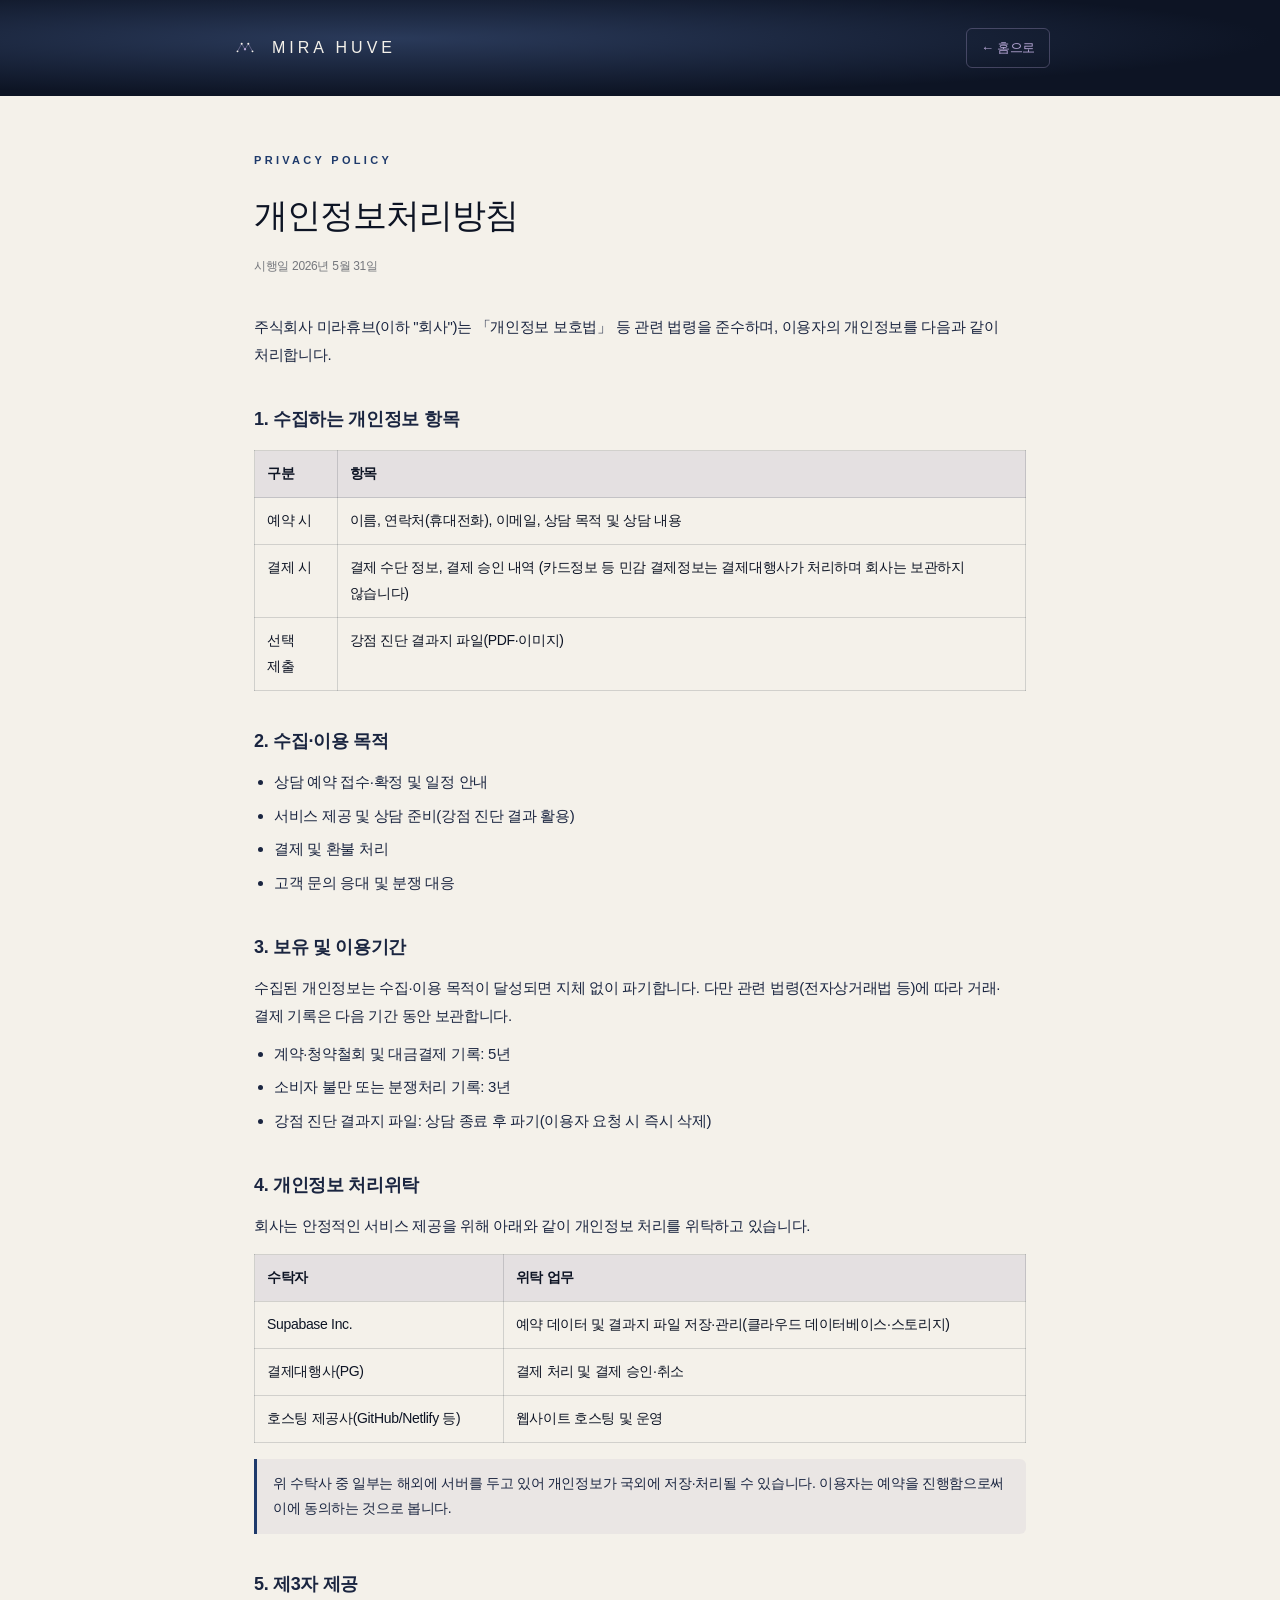
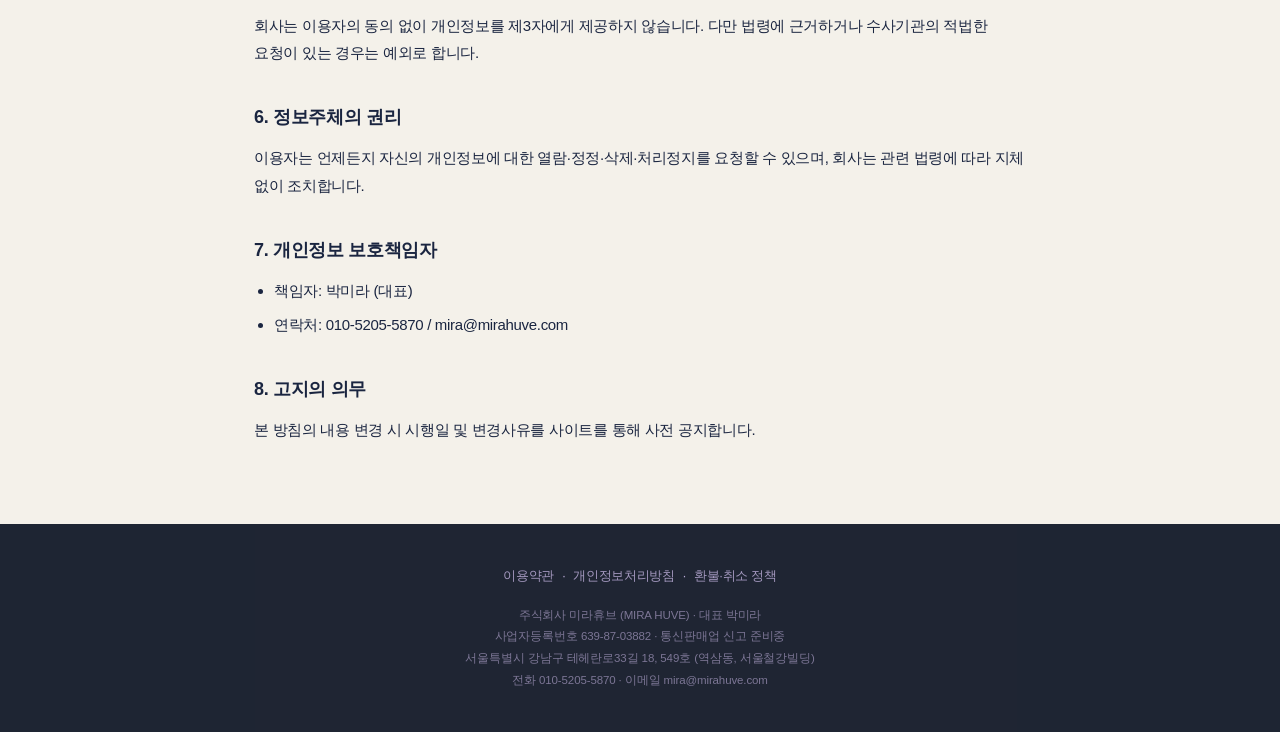
<file: privacy.html>
<!DOCTYPE html><html lang="ko"><head><meta charset="UTF-8">
<meta name="viewport" content="width=device-width, initial-scale=1.0">
<title>개인정보처리방침 · MIRA HUVE</title><style>
:root{--ink:#0d1424;--deep:#1a2540;--paper:#f4f1ea;--gold:#74639D;--gold-light:#B7A7D6;--key-blue:#1e3a6b;--rust:#5a4d7a;--font:"Malgun Gothic","맑은 고딕","Apple SD Gothic Neo",sans-serif;}
*{margin:0;padding:0;box-sizing:border-box;}
body{font-family:var(--font);background:var(--paper);color:var(--ink);line-height:1.85;letter-spacing:-0.02em;word-break:keep-all;-webkit-font-smoothing:antialiased;}
a{color:inherit;}
.lhead{background:radial-gradient(ellipse at 30% 40%,#2a3a5a 0%,#0d1424 70%);color:var(--paper);padding:28px 24px;}
.lhead-in{max-width:820px;margin:0 auto;display:flex;align-items:center;gap:12px;}
.lhead svg{flex:none;}
.lhead .nm{font-weight:300;letter-spacing:4px;font-size:16px;}
.lhead a.home{margin-left:auto;font-size:13px;color:var(--gold-light);text-decoration:none;border:1px solid rgba(183,167,214,.3);border-radius:6px;padding:7px 14px;}
.lhead a.home:hover{border-color:var(--gold-light);}
.wrap{max-width:820px;margin:0 auto;padding:54px 24px 80px;}
.eyebrow{font-size:11px;letter-spacing:.3em;text-transform:uppercase;color:var(--key-blue);font-weight:600;}
h1{font-weight:300;font-size:34px;letter-spacing:-.03em;margin:14px 0 8px;}
.updated{font-size:12px;opacity:.55;margin-bottom:36px;}
h2{font-size:18px;font-weight:700;margin:34px 0 10px;color:var(--deep);}
p,li{font-size:15px;color:var(--deep);}
ul,ol{margin:10px 0 10px 20px;}
li{margin-bottom:6px;}
.tbl{width:100%;border-collapse:collapse;margin:14px 0;font-size:14px;}
.tbl th,.tbl td{border:1px solid rgba(13,20,36,.15);padding:10px 12px;text-align:left;vertical-align:top;}
.tbl th{background:rgba(116,99,157,.12);font-weight:600;}
.note{background:rgba(116,99,157,.08);border-left:3px solid var(--key-blue);border-radius:0 6px 6px 0;padding:12px 16px;font-size:14px;margin:16px 0;}
.lfoot{background:#0d1424;color:var(--gold-light);text-align:center;padding:40px 24px;font-size:12.5px;line-height:1.9;opacity:.92;}
.lfoot .links{margin-bottom:16px;}
.lfoot .links a{color:var(--gold-light);text-decoration:none;margin:0 8px;font-size:13px;opacity:.85;}
.lfoot .links a:hover{opacity:1;}
.lfoot .biz{opacity:.6;font-size:11.5px;letter-spacing:-.01em;}
</style></head><body>
<header class="lhead"><div class="lhead-in"><svg width="30" height="30" viewBox="0 0 360 360" aria-hidden="true">
<g stroke="rgba(183,167,214,0.8)" stroke-width="6" fill="none" stroke-linecap="round">
<line x1="90" y1="220" x2="140" y2="130"/><line x1="140" y1="130" x2="180" y2="195"/>
<line x1="180" y1="195" x2="220" y2="130"/><line x1="220" y1="130" x2="270" y2="220"/></g>
<g fill="#f4f1ea"><circle cx="90" cy="220" r="11"/><circle cx="140" cy="130" r="12"/>
<circle cx="220" cy="130" r="12"/><circle cx="270" cy="220" r="11"/></g>
<circle cx="180" cy="195" r="14" fill="#B7A7D6"/></svg><span class="nm">MIRA HUVE</span>
<a class="home" href="index.html">← 홈으로</a></div></header>
<main class="wrap"><div class="eyebrow">PRIVACY POLICY</div><h1>개인정보처리방침</h1>
<div class="updated">시행일 2026년 5월 31일</div>

<p>주식회사 미라휴브(이하 "회사")는 「개인정보 보호법」 등 관련 법령을 준수하며, 이용자의 개인정보를 다음과 같이 처리합니다.</p>
<h2>1. 수집하는 개인정보 항목</h2>
<table class="tbl"><tr><th>구분</th><th>항목</th></tr>
<tr><td>예약 시</td><td>이름, 연락처(휴대전화), 이메일, 상담 목적 및 상담 내용</td></tr>
<tr><td>결제 시</td><td>결제 수단 정보, 결제 승인 내역 (카드정보 등 민감 결제정보는 결제대행사가 처리하며 회사는 보관하지 않습니다)</td></tr>
<tr><td>선택 제출</td><td>강점 진단 결과지 파일(PDF·이미지)</td></tr>
</table>
<h2>2. 수집·이용 목적</h2>
<ul><li>상담 예약 접수·확정 및 일정 안내</li><li>서비스 제공 및 상담 준비(강점 진단 결과 활용)</li><li>결제 및 환불 처리</li><li>고객 문의 응대 및 분쟁 대응</li></ul>
<h2>3. 보유 및 이용기간</h2>
<p>수집된 개인정보는 수집·이용 목적이 달성되면 지체 없이 파기합니다. 다만 관련 법령(전자상거래법 등)에 따라 거래·결제 기록은 다음 기간 동안 보관합니다.</p>
<ul><li>계약·청약철회 및 대금결제 기록: 5년</li><li>소비자 불만 또는 분쟁처리 기록: 3년</li><li>강점 진단 결과지 파일: 상담 종료 후 파기(이용자 요청 시 즉시 삭제)</li></ul>
<h2>4. 개인정보 처리위탁</h2>
<p>회사는 안정적인 서비스 제공을 위해 아래와 같이 개인정보 처리를 위탁하고 있습니다.</p>
<table class="tbl"><tr><th>수탁자</th><th>위탁 업무</th></tr>
<tr><td>Supabase Inc.</td><td>예약 데이터 및 결과지 파일 저장·관리(클라우드 데이터베이스·스토리지)</td></tr>
<tr><td>결제대행사(PG)</td><td>결제 처리 및 결제 승인·취소</td></tr>
<tr><td>호스팅 제공사(GitHub/Netlify 등)</td><td>웹사이트 호스팅 및 운영</td></tr></table>
<p class="note">위 수탁사 중 일부는 해외에 서버를 두고 있어 개인정보가 국외에 저장·처리될 수 있습니다. 이용자는 예약을 진행함으로써 이에 동의하는 것으로 봅니다.</p>
<h2>5. 제3자 제공</h2>
<p>회사는 이용자의 동의 없이 개인정보를 제3자에게 제공하지 않습니다. 다만 법령에 근거하거나 수사기관의 적법한 요청이 있는 경우는 예외로 합니다.</p>
<h2>6. 정보주체의 권리</h2>
<p>이용자는 언제든지 자신의 개인정보에 대한 열람·정정·삭제·처리정지를 요청할 수 있으며, 회사는 관련 법령에 따라 지체 없이 조치합니다.</p>
<h2>7. 개인정보 보호책임자</h2>
<ul><li>책임자: 박미라 (대표)</li><li>연락처: 010-5205-5870 / mira@mirahuve.com</li></ul>
<h2>8. 고지의 의무</h2>
<p>본 방침의 내용 변경 시 시행일 및 변경사유를 사이트를 통해 사전 공지합니다.</p>
</main>
<footer class="lfoot"><div class="links">
<a href="terms.html">이용약관</a>·<a href="privacy.html">개인정보처리방침</a>·<a href="refund.html">환불·취소 정책</a>
</div><div class="biz">주식회사 미라휴브 (MIRA HUVE) · 대표 박미라<br>
사업자등록번호 639-87-03882 · 통신판매업 신고 준비중<br>
서울특별시 강남구 테헤란로33길 18, 549호 (역삼동, 서울철강빌딩)<br>
전화 010-5205-5870 · 이메일 mira@mirahuve.com</div></footer>
</body></html>
</file>
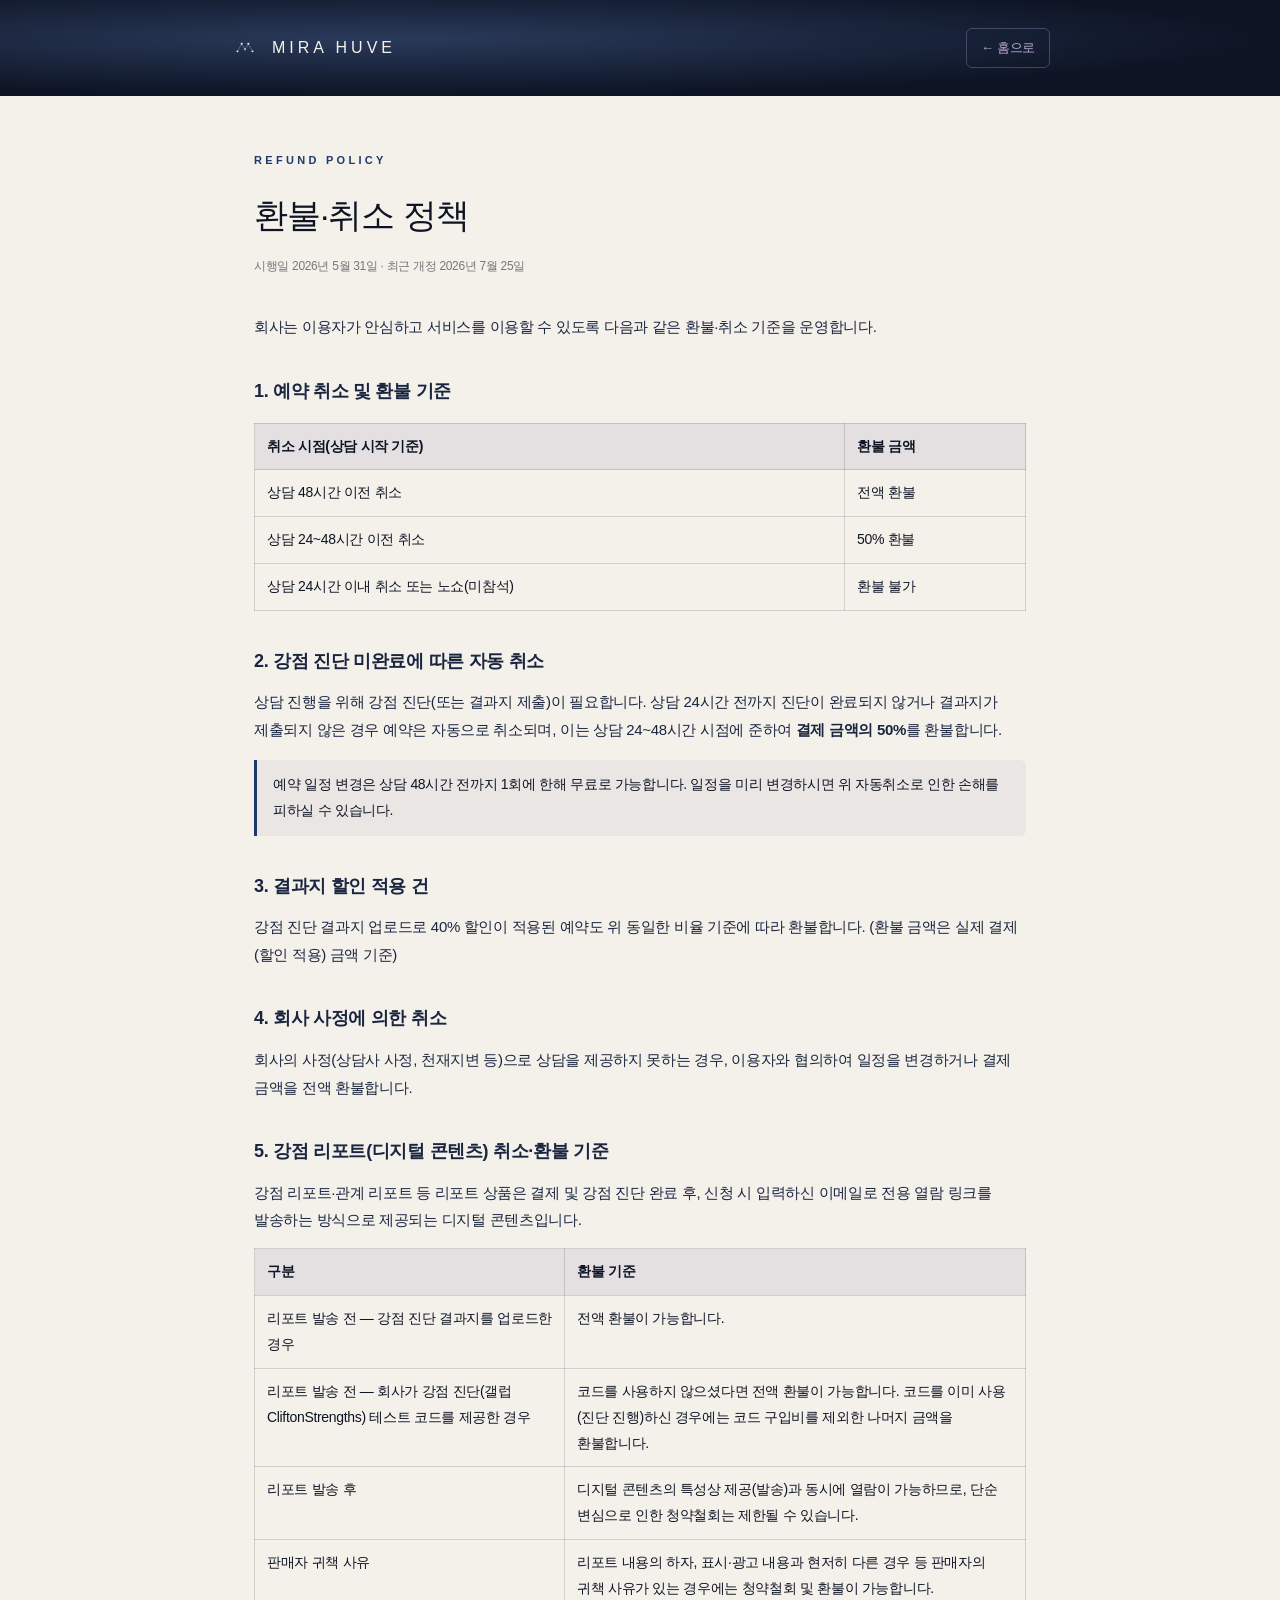
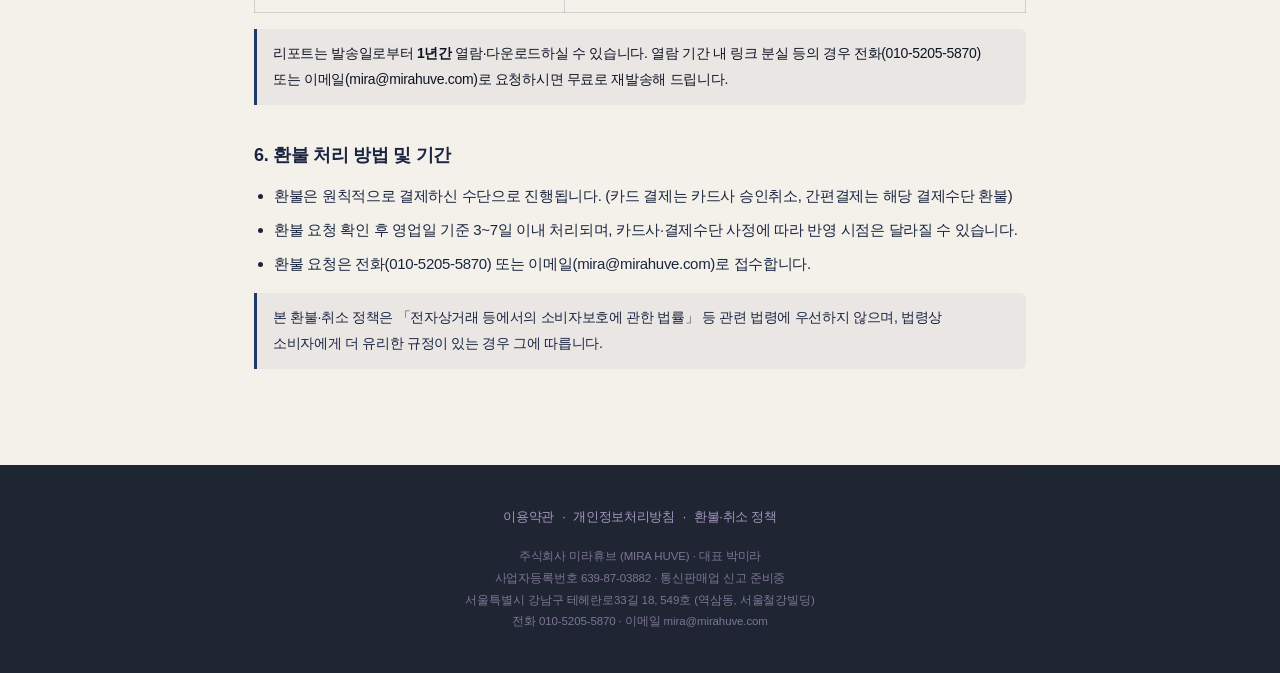
<file: refund.html>
<!DOCTYPE html><html lang="ko"><head><meta charset="UTF-8">
<meta name="viewport" content="width=device-width, initial-scale=1.0">
<title>환불·취소 정책 · MIRA HUVE</title><style>
:root{--ink:#0d1424;--deep:#1a2540;--paper:#f4f1ea;--gold:#74639D;--gold-light:#B7A7D6;--key-blue:#1e3a6b;--rust:#5a4d7a;--font:"Malgun Gothic","맑은 고딕","Apple SD Gothic Neo",sans-serif;}
*{margin:0;padding:0;box-sizing:border-box;}
body{font-family:var(--font);background:var(--paper);color:var(--ink);line-height:1.85;letter-spacing:-0.02em;word-break:keep-all;-webkit-font-smoothing:antialiased;}
a{color:inherit;}
.lhead{background:radial-gradient(ellipse at 30% 40%,#2a3a5a 0%,#0d1424 70%);color:var(--paper);padding:28px 24px;}
.lhead-in{max-width:820px;margin:0 auto;display:flex;align-items:center;gap:12px;}
.lhead svg{flex:none;}
.lhead .nm{font-weight:300;letter-spacing:4px;font-size:16px;}
.lhead a.home{margin-left:auto;font-size:13px;color:var(--gold-light);text-decoration:none;border:1px solid rgba(183,167,214,.3);border-radius:6px;padding:7px 14px;}
.lhead a.home:hover{border-color:var(--gold-light);}
.wrap{max-width:820px;margin:0 auto;padding:54px 24px 80px;}
.eyebrow{font-size:11px;letter-spacing:.3em;text-transform:uppercase;color:var(--key-blue);font-weight:600;}
h1{font-weight:300;font-size:34px;letter-spacing:-.03em;margin:14px 0 8px;}
.updated{font-size:12px;opacity:.55;margin-bottom:36px;}
h2{font-size:18px;font-weight:700;margin:34px 0 10px;color:var(--deep);}
p,li{font-size:15px;color:var(--deep);}
ul,ol{margin:10px 0 10px 20px;}
li{margin-bottom:6px;}
.tbl{width:100%;border-collapse:collapse;margin:14px 0;font-size:14px;}
.tbl th,.tbl td{border:1px solid rgba(13,20,36,.15);padding:10px 12px;text-align:left;vertical-align:top;}
.tbl th{background:rgba(116,99,157,.12);font-weight:600;}
.note{background:rgba(116,99,157,.08);border-left:3px solid var(--key-blue);border-radius:0 6px 6px 0;padding:12px 16px;font-size:14px;margin:16px 0;}
.lfoot{background:#0d1424;color:var(--gold-light);text-align:center;padding:40px 24px;font-size:12.5px;line-height:1.9;opacity:.92;}
.lfoot .links{margin-bottom:16px;}
.lfoot .links a{color:var(--gold-light);text-decoration:none;margin:0 8px;font-size:13px;opacity:.85;}
.lfoot .links a:hover{opacity:1;}
.lfoot .biz{opacity:.6;font-size:11.5px;letter-spacing:-.01em;}
</style></head><body>
<header class="lhead"><div class="lhead-in"><svg width="30" height="30" viewBox="0 0 360 360" aria-hidden="true">
<g stroke="rgba(183,167,214,0.8)" stroke-width="6" fill="none" stroke-linecap="round">
<line x1="90" y1="220" x2="140" y2="130"/><line x1="140" y1="130" x2="180" y2="195"/>
<line x1="180" y1="195" x2="220" y2="130"/><line x1="220" y1="130" x2="270" y2="220"/></g>
<g fill="#f4f1ea"><circle cx="90" cy="220" r="11"/><circle cx="140" cy="130" r="12"/>
<circle cx="220" cy="130" r="12"/><circle cx="270" cy="220" r="11"/></g>
<circle cx="180" cy="195" r="14" fill="#B7A7D6"/></svg><span class="nm">MIRA HUVE</span>
<a class="home" href="index.html">← 홈으로</a></div></header>
<main class="wrap"><div class="eyebrow">REFUND POLICY</div><h1>환불·취소 정책</h1>
<div class="updated">시행일 2026년 5월 31일 · 최근 개정 2026년 7월 25일</div>

<p>회사는 이용자가 안심하고 서비스를 이용할 수 있도록 다음과 같은 환불·취소 기준을 운영합니다.</p>
<h2>1. 예약 취소 및 환불 기준</h2>
<table class="tbl"><tr><th>취소 시점(상담 시작 기준)</th><th>환불 금액</th></tr>
<tr><td>상담 48시간 이전 취소</td><td>전액 환불</td></tr>
<tr><td>상담 24~48시간 이전 취소</td><td>50% 환불</td></tr>
<tr><td>상담 24시간 이내 취소 또는 노쇼(미참석)</td><td>환불 불가</td></tr></table>
<h2>2. 강점 진단 미완료에 따른 자동 취소</h2>
<p>상담 진행을 위해 강점 진단(또는 결과지 제출)이 필요합니다. 상담 24시간 전까지 진단이 완료되지 않거나 결과지가 제출되지 않은 경우 예약은 자동으로 취소되며, 이는 상담 24~48시간 시점에 준하여 <strong>결제 금액의 50%</strong>를 환불합니다.</p>
<div class="note">예약 일정 변경은 상담 48시간 전까지 1회에 한해 무료로 가능합니다. 일정을 미리 변경하시면 위 자동취소로 인한 손해를 피하실 수 있습니다.</div>
<h2>3. 결과지 할인 적용 건</h2>
<p>강점 진단 결과지 업로드로 40% 할인이 적용된 예약도 위 동일한 비율 기준에 따라 환불합니다. (환불 금액은 실제 결제(할인 적용) 금액 기준)</p>
<h2>4. 회사 사정에 의한 취소</h2>
<p>회사의 사정(상담사 사정, 천재지변 등)으로 상담을 제공하지 못하는 경우, 이용자와 협의하여 일정을 변경하거나 결제 금액을 전액 환불합니다.</p>
<h2>5. 강점 리포트(디지털 콘텐츠) 취소·환불 기준</h2>
<p>강점 리포트·관계 리포트 등 리포트 상품은 결제 및 강점 진단 완료 후, 신청 시 입력하신 이메일로 전용 열람 링크를 발송하는 방식으로 제공되는 디지털 콘텐츠입니다.</p>
<table class="tbl"><tr><th>구분</th><th>환불 기준</th></tr>
<tr><td>리포트 발송 전 — 강점 진단 결과지를 업로드한 경우</td><td>전액 환불이 가능합니다.</td></tr>
<tr><td>리포트 발송 전 — 회사가 강점 진단(갤럽 CliftonStrengths) 테스트 코드를 제공한 경우</td><td>코드를 사용하지 않으셨다면 전액 환불이 가능합니다. 코드를 이미 사용(진단 진행)하신 경우에는 코드 구입비를 제외한 나머지 금액을 환불합니다.</td></tr>
<tr><td>리포트 발송 후</td><td>디지털 콘텐츠의 특성상 제공(발송)과 동시에 열람이 가능하므로, 단순 변심으로 인한 청약철회는 제한될 수 있습니다.</td></tr>
<tr><td>판매자 귀책 사유</td><td>리포트 내용의 하자, 표시·광고 내용과 현저히 다른 경우 등 판매자의 귀책 사유가 있는 경우에는 청약철회 및 환불이 가능합니다.</td></tr></table>
<div class="note">리포트는 발송일로부터 <strong>1년간</strong> 열람·다운로드하실 수 있습니다. 열람 기간 내 링크 분실 등의 경우 전화(010-5205-5870) 또는 이메일(mira@mirahuve.com)로 요청하시면 무료로 재발송해 드립니다.</div>
<h2>6. 환불 처리 방법 및 기간</h2>
<ul>
<li>환불은 원칙적으로 결제하신 수단으로 진행됩니다. (카드 결제는 카드사 승인취소, 간편결제는 해당 결제수단 환불)</li>
<li>환불 요청 확인 후 영업일 기준 3~7일 이내 처리되며, 카드사·결제수단 사정에 따라 반영 시점은 달라질 수 있습니다.</li>
<li>환불 요청은 전화(010-5205-5870) 또는 이메일(mira@mirahuve.com)로 접수합니다.</li>
</ul>
<p class="note">본 환불·취소 정책은 「전자상거래 등에서의 소비자보호에 관한 법률」 등 관련 법령에 우선하지 않으며, 법령상 소비자에게 더 유리한 규정이 있는 경우 그에 따릅니다.</p>
</main>
<footer class="lfoot"><div class="links">
<a href="terms.html">이용약관</a>·<a href="privacy.html">개인정보처리방침</a>·<a href="refund.html">환불·취소 정책</a>
</div><div class="biz">주식회사 미라휴브 (MIRA HUVE) · 대표 박미라<br>
사업자등록번호 639-87-03882 · 통신판매업 신고 준비중<br>
서울특별시 강남구 테헤란로33길 18, 549호 (역삼동, 서울철강빌딩)<br>
전화 010-5205-5870 · 이메일 mira@mirahuve.com</div></footer>
</body></html>
</file>
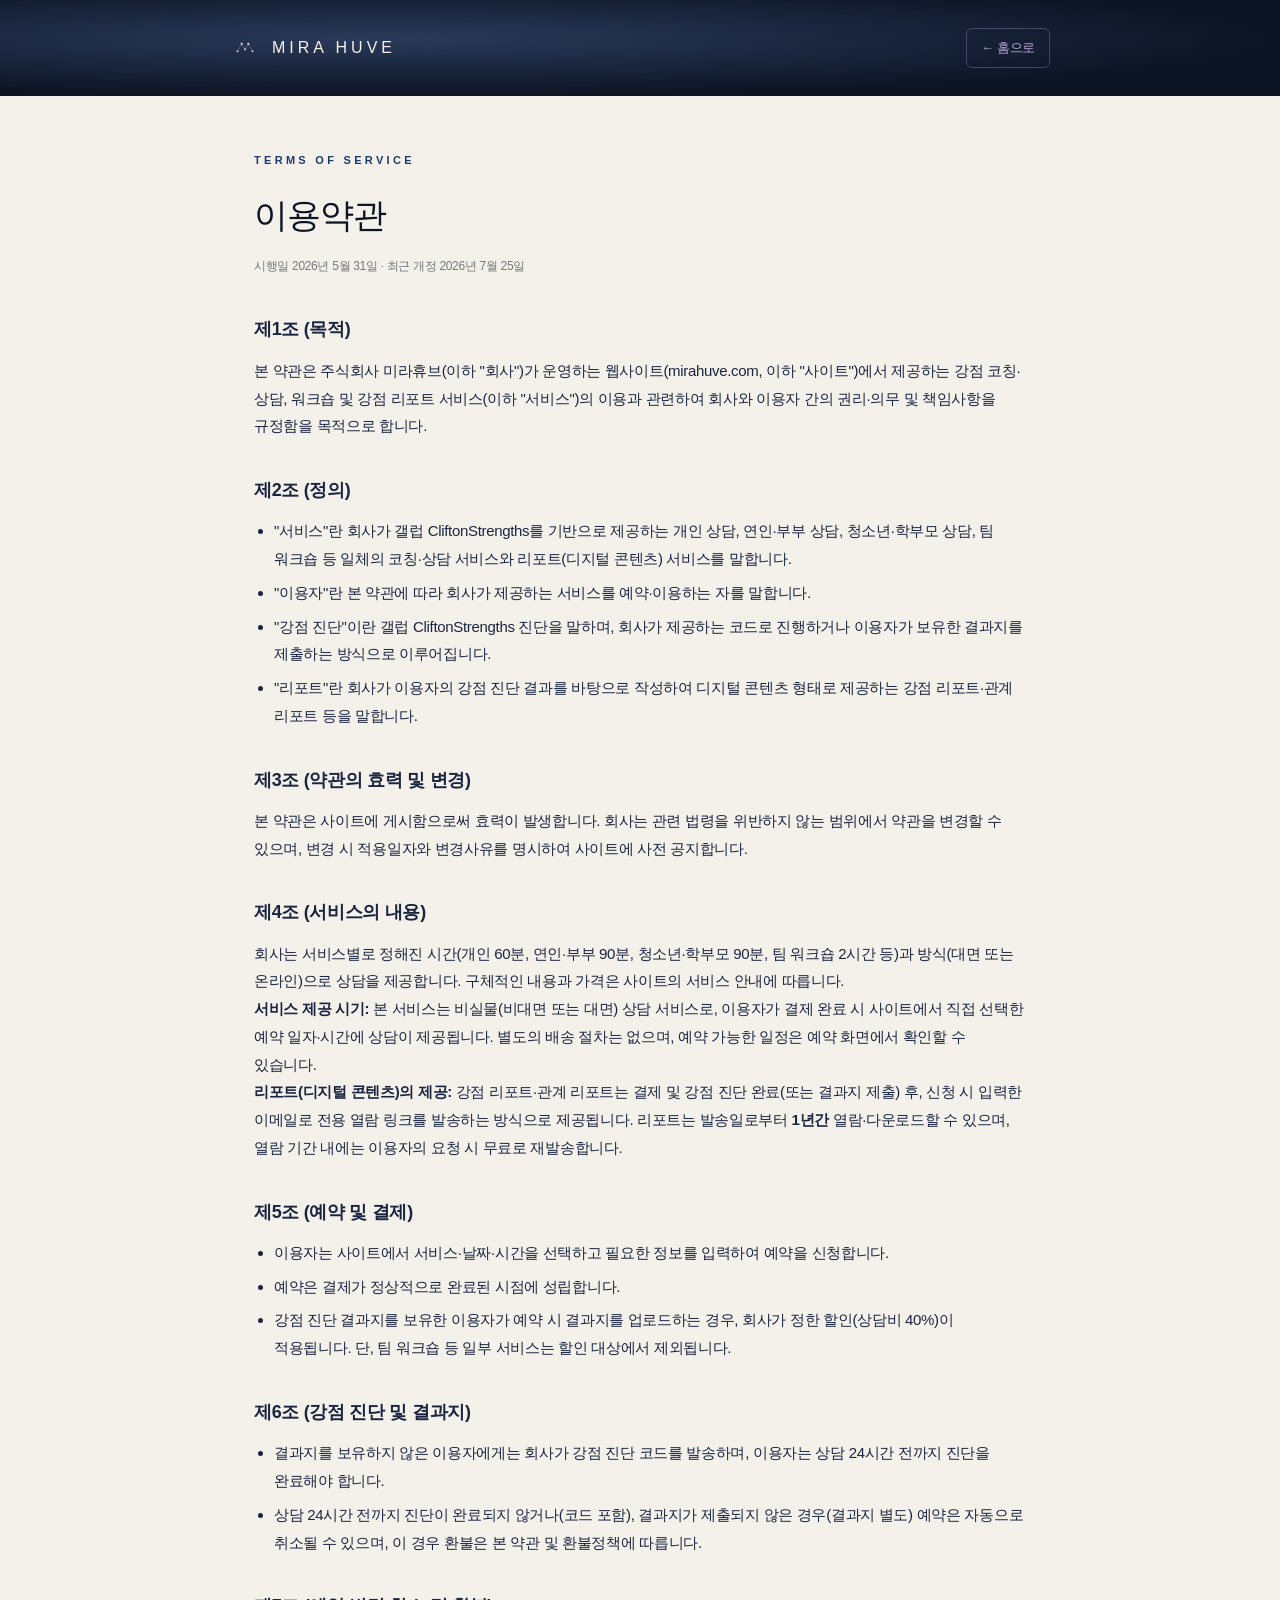
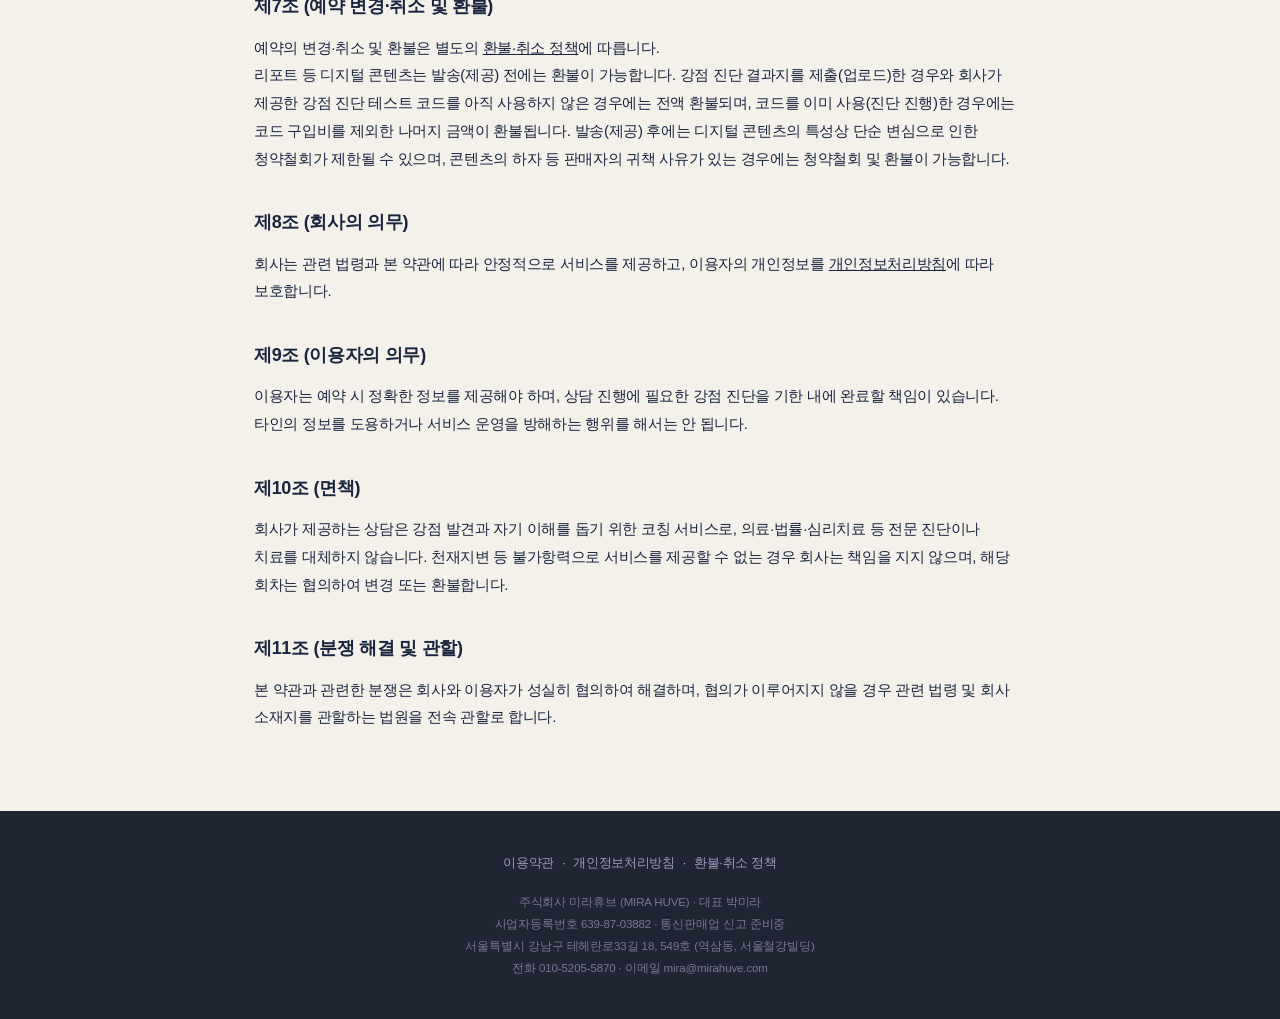
<file: terms.html>
<!DOCTYPE html><html lang="ko"><head><meta charset="UTF-8">
<meta name="viewport" content="width=device-width, initial-scale=1.0">
<title>이용약관 · MIRA HUVE</title><style>
:root{--ink:#0d1424;--deep:#1a2540;--paper:#f4f1ea;--gold:#74639D;--gold-light:#B7A7D6;--key-blue:#1e3a6b;--rust:#5a4d7a;--font:"Malgun Gothic","맑은 고딕","Apple SD Gothic Neo",sans-serif;}
*{margin:0;padding:0;box-sizing:border-box;}
body{font-family:var(--font);background:var(--paper);color:var(--ink);line-height:1.85;letter-spacing:-0.02em;word-break:keep-all;-webkit-font-smoothing:antialiased;}
a{color:inherit;}
.lhead{background:radial-gradient(ellipse at 30% 40%,#2a3a5a 0%,#0d1424 70%);color:var(--paper);padding:28px 24px;}
.lhead-in{max-width:820px;margin:0 auto;display:flex;align-items:center;gap:12px;}
.lhead svg{flex:none;}
.lhead .nm{font-weight:300;letter-spacing:4px;font-size:16px;}
.lhead a.home{margin-left:auto;font-size:13px;color:var(--gold-light);text-decoration:none;border:1px solid rgba(183,167,214,.3);border-radius:6px;padding:7px 14px;}
.lhead a.home:hover{border-color:var(--gold-light);}
.wrap{max-width:820px;margin:0 auto;padding:54px 24px 80px;}
.eyebrow{font-size:11px;letter-spacing:.3em;text-transform:uppercase;color:var(--key-blue);font-weight:600;}
h1{font-weight:300;font-size:34px;letter-spacing:-.03em;margin:14px 0 8px;}
.updated{font-size:12px;opacity:.55;margin-bottom:36px;}
h2{font-size:18px;font-weight:700;margin:34px 0 10px;color:var(--deep);}
p,li{font-size:15px;color:var(--deep);}
ul,ol{margin:10px 0 10px 20px;}
li{margin-bottom:6px;}
.tbl{width:100%;border-collapse:collapse;margin:14px 0;font-size:14px;}
.tbl th,.tbl td{border:1px solid rgba(13,20,36,.15);padding:10px 12px;text-align:left;vertical-align:top;}
.tbl th{background:rgba(116,99,157,.12);font-weight:600;}
.note{background:rgba(116,99,157,.08);border-left:3px solid var(--key-blue);border-radius:0 6px 6px 0;padding:12px 16px;font-size:14px;margin:16px 0;}
.lfoot{background:#0d1424;color:var(--gold-light);text-align:center;padding:40px 24px;font-size:12.5px;line-height:1.9;opacity:.92;}
.lfoot .links{margin-bottom:16px;}
.lfoot .links a{color:var(--gold-light);text-decoration:none;margin:0 8px;font-size:13px;opacity:.85;}
.lfoot .links a:hover{opacity:1;}
.lfoot .biz{opacity:.6;font-size:11.5px;letter-spacing:-.01em;}
</style></head><body>
<header class="lhead"><div class="lhead-in"><svg width="30" height="30" viewBox="0 0 360 360" aria-hidden="true">
<g stroke="rgba(183,167,214,0.8)" stroke-width="6" fill="none" stroke-linecap="round">
<line x1="90" y1="220" x2="140" y2="130"/><line x1="140" y1="130" x2="180" y2="195"/>
<line x1="180" y1="195" x2="220" y2="130"/><line x1="220" y1="130" x2="270" y2="220"/></g>
<g fill="#f4f1ea"><circle cx="90" cy="220" r="11"/><circle cx="140" cy="130" r="12"/>
<circle cx="220" cy="130" r="12"/><circle cx="270" cy="220" r="11"/></g>
<circle cx="180" cy="195" r="14" fill="#B7A7D6"/></svg><span class="nm">MIRA HUVE</span>
<a class="home" href="index.html">← 홈으로</a></div></header>
<main class="wrap"><div class="eyebrow">TERMS OF SERVICE</div><h1>이용약관</h1>
<div class="updated">시행일 2026년 5월 31일 · 최근 개정 2026년 7월 25일</div>

<h2>제1조 (목적)</h2>
<p>본 약관은 주식회사 미라휴브(이하 "회사")가 운영하는 웹사이트(mirahuve.com, 이하 "사이트")에서 제공하는 강점 코칭·상담, 워크숍 및 강점 리포트 서비스(이하 "서비스")의 이용과 관련하여 회사와 이용자 간의 권리·의무 및 책임사항을 규정함을 목적으로 합니다.</p>
<h2>제2조 (정의)</h2>
<ul>
<li>"서비스"란 회사가 갤럽 CliftonStrengths를 기반으로 제공하는 개인 상담, 연인·부부 상담, 청소년·학부모 상담, 팀 워크숍 등 일체의 코칭·상담 서비스와 리포트(디지털 콘텐츠) 서비스를 말합니다.</li>
<li>"이용자"란 본 약관에 따라 회사가 제공하는 서비스를 예약·이용하는 자를 말합니다.</li>
<li>"강점 진단"이란 갤럽 CliftonStrengths 진단을 말하며, 회사가 제공하는 코드로 진행하거나 이용자가 보유한 결과지를 제출하는 방식으로 이루어집니다.</li>
<li>"리포트"란 회사가 이용자의 강점 진단 결과를 바탕으로 작성하여 디지털 콘텐츠 형태로 제공하는 강점 리포트·관계 리포트 등을 말합니다.</li>
</ul>
<h2>제3조 (약관의 효력 및 변경)</h2>
<p>본 약관은 사이트에 게시함으로써 효력이 발생합니다. 회사는 관련 법령을 위반하지 않는 범위에서 약관을 변경할 수 있으며, 변경 시 적용일자와 변경사유를 명시하여 사이트에 사전 공지합니다.</p>
<h2>제4조 (서비스의 내용)</h2>
<p>회사는 서비스별로 정해진 시간(개인 60분, 연인·부부 90분, 청소년·학부모 90분, 팀 워크숍 2시간 등)과 방식(대면 또는 온라인)으로 상담을 제공합니다. 구체적인 내용과 가격은 사이트의 서비스 안내에 따릅니다.</p>
<p><strong>서비스 제공 시기:</strong> 본 서비스는 비실물(비대면 또는 대면) 상담 서비스로, 이용자가 결제 완료 시 사이트에서 직접 선택한 예약 일자·시간에 상담이 제공됩니다. 별도의 배송 절차는 없으며, 예약 가능한 일정은 예약 화면에서 확인할 수 있습니다.</p>
<p><strong>리포트(디지털 콘텐츠)의 제공:</strong> 강점 리포트·관계 리포트는 결제 및 강점 진단 완료(또는 결과지 제출) 후, 신청 시 입력한 이메일로 전용 열람 링크를 발송하는 방식으로 제공됩니다. 리포트는 발송일로부터 <strong>1년간</strong> 열람·다운로드할 수 있으며, 열람 기간 내에는 이용자의 요청 시 무료로 재발송합니다.</p>
<h2>제5조 (예약 및 결제)</h2>
<ul>
<li>이용자는 사이트에서 서비스·날짜·시간을 선택하고 필요한 정보를 입력하여 예약을 신청합니다.</li>
<li>예약은 결제가 정상적으로 완료된 시점에 성립합니다.</li>
<li>강점 진단 결과지를 보유한 이용자가 예약 시 결과지를 업로드하는 경우, 회사가 정한 할인(상담비 40%)이 적용됩니다. 단, 팀 워크숍 등 일부 서비스는 할인 대상에서 제외됩니다.</li>
</ul>
<h2>제6조 (강점 진단 및 결과지)</h2>
<ul>
<li>결과지를 보유하지 않은 이용자에게는 회사가 강점 진단 코드를 발송하며, 이용자는 상담 24시간 전까지 진단을 완료해야 합니다.</li>
<li>상담 24시간 전까지 진단이 완료되지 않거나(코드 포함), 결과지가 제출되지 않은 경우(결과지 별도) 예약은 자동으로 취소될 수 있으며, 이 경우 환불은 본 약관 및 환불정책에 따릅니다.</li>
</ul>
<h2>제7조 (예약 변경·취소 및 환불)</h2>
<p>예약의 변경·취소 및 환불은 별도의 <a href="refund.html">환불·취소 정책</a>에 따릅니다.</p>
<p>리포트 등 디지털 콘텐츠는 발송(제공) 전에는 환불이 가능합니다. 강점 진단 결과지를 제출(업로드)한 경우와 회사가 제공한 강점 진단 테스트 코드를 아직 사용하지 않은 경우에는 전액 환불되며, 코드를 이미 사용(진단 진행)한 경우에는 코드 구입비를 제외한 나머지 금액이 환불됩니다. 발송(제공) 후에는 디지털 콘텐츠의 특성상 단순 변심으로 인한 청약철회가 제한될 수 있으며, 콘텐츠의 하자 등 판매자의 귀책 사유가 있는 경우에는 청약철회 및 환불이 가능합니다.</p>
<h2>제8조 (회사의 의무)</h2>
<p>회사는 관련 법령과 본 약관에 따라 안정적으로 서비스를 제공하고, 이용자의 개인정보를 <a href="privacy.html">개인정보처리방침</a>에 따라 보호합니다.</p>
<h2>제9조 (이용자의 의무)</h2>
<p>이용자는 예약 시 정확한 정보를 제공해야 하며, 상담 진행에 필요한 강점 진단을 기한 내에 완료할 책임이 있습니다. 타인의 정보를 도용하거나 서비스 운영을 방해하는 행위를 해서는 안 됩니다.</p>
<h2>제10조 (면책)</h2>
<p>회사가 제공하는 상담은 강점 발견과 자기 이해를 돕기 위한 코칭 서비스로, 의료·법률·심리치료 등 전문 진단이나 치료를 대체하지 않습니다. 천재지변 등 불가항력으로 서비스를 제공할 수 없는 경우 회사는 책임을 지지 않으며, 해당 회차는 협의하여 변경 또는 환불합니다.</p>
<h2>제11조 (분쟁 해결 및 관할)</h2>
<p>본 약관과 관련한 분쟁은 회사와 이용자가 성실히 협의하여 해결하며, 협의가 이루어지지 않을 경우 관련 법령 및 회사 소재지를 관할하는 법원을 전속 관할로 합니다.</p>
</main>
<footer class="lfoot"><div class="links">
<a href="terms.html">이용약관</a>·<a href="privacy.html">개인정보처리방침</a>·<a href="refund.html">환불·취소 정책</a>
</div><div class="biz">주식회사 미라휴브 (MIRA HUVE) · 대표 박미라<br>
사업자등록번호 639-87-03882 · 통신판매업 신고 준비중<br>
서울특별시 강남구 테헤란로33길 18, 549호 (역삼동, 서울철강빌딩)<br>
전화 010-5205-5870 · 이메일 mira@mirahuve.com</div></footer>
</body></html>
</file>
